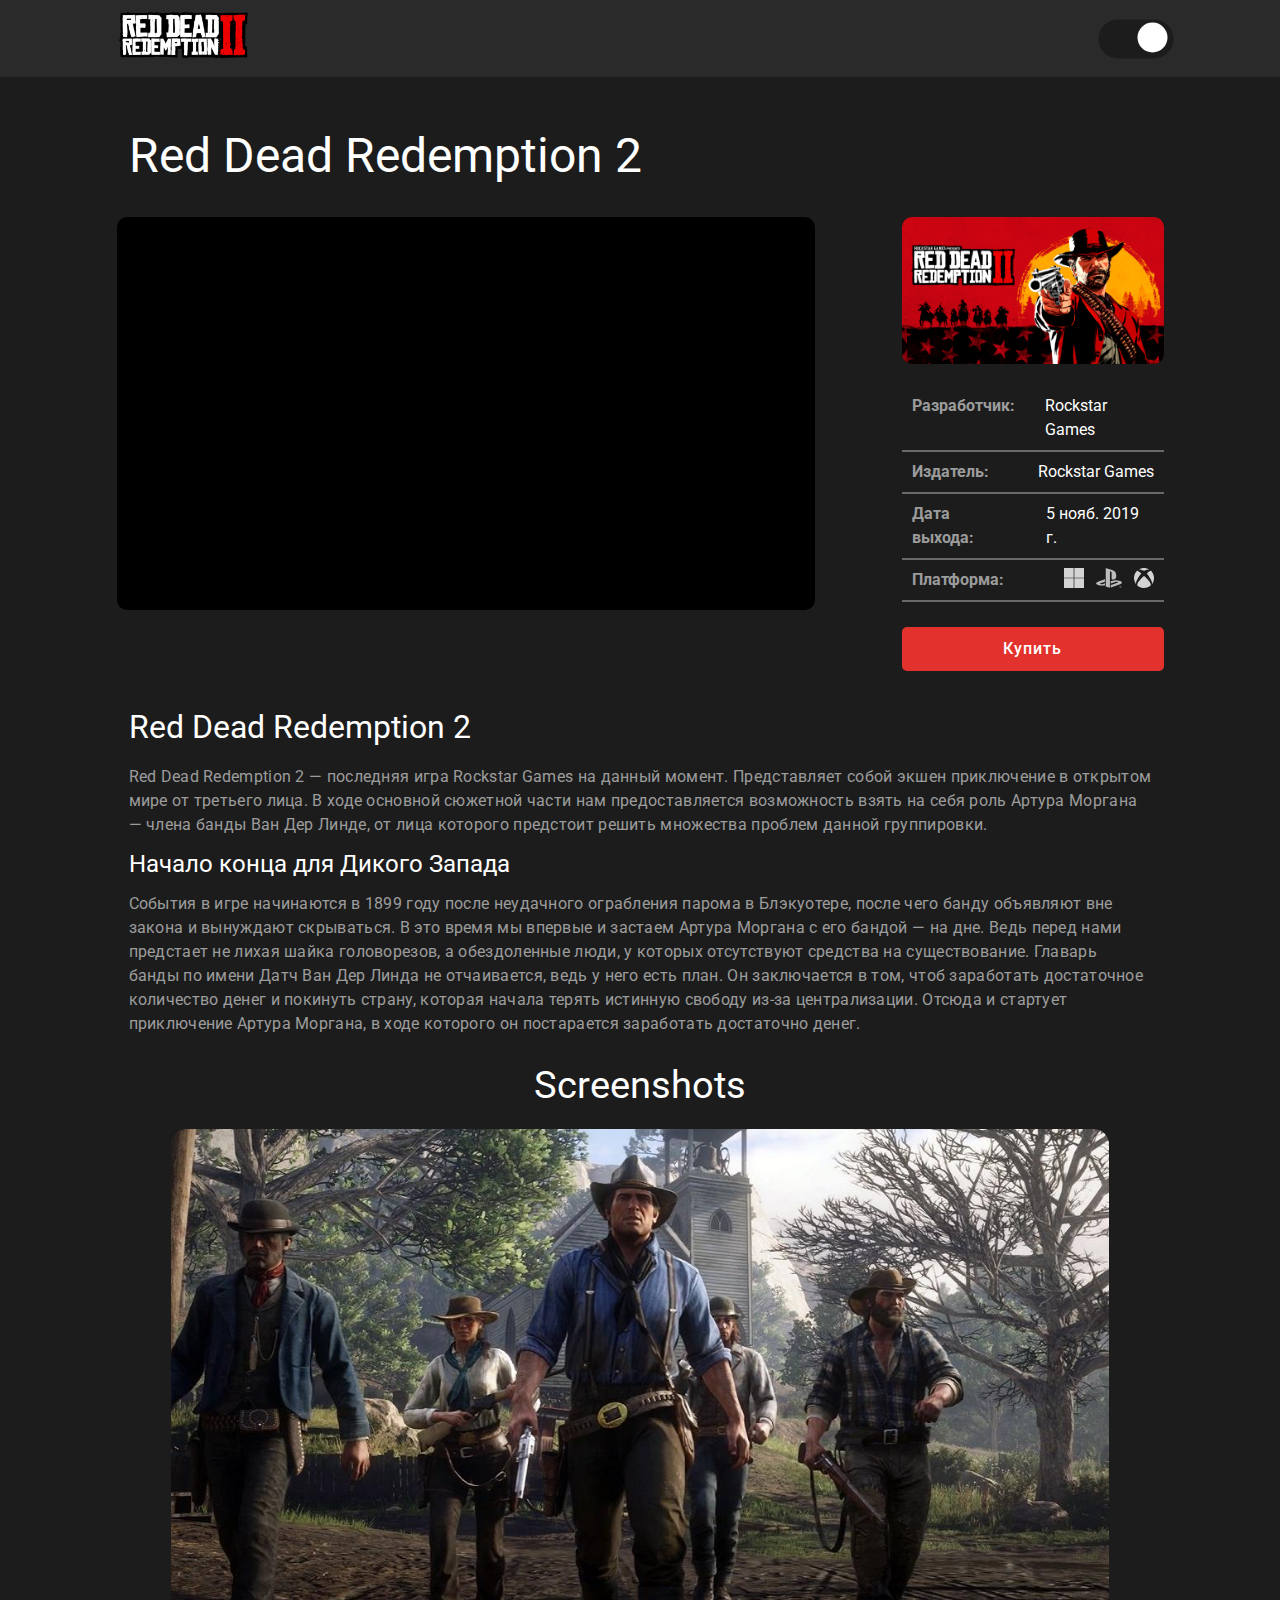
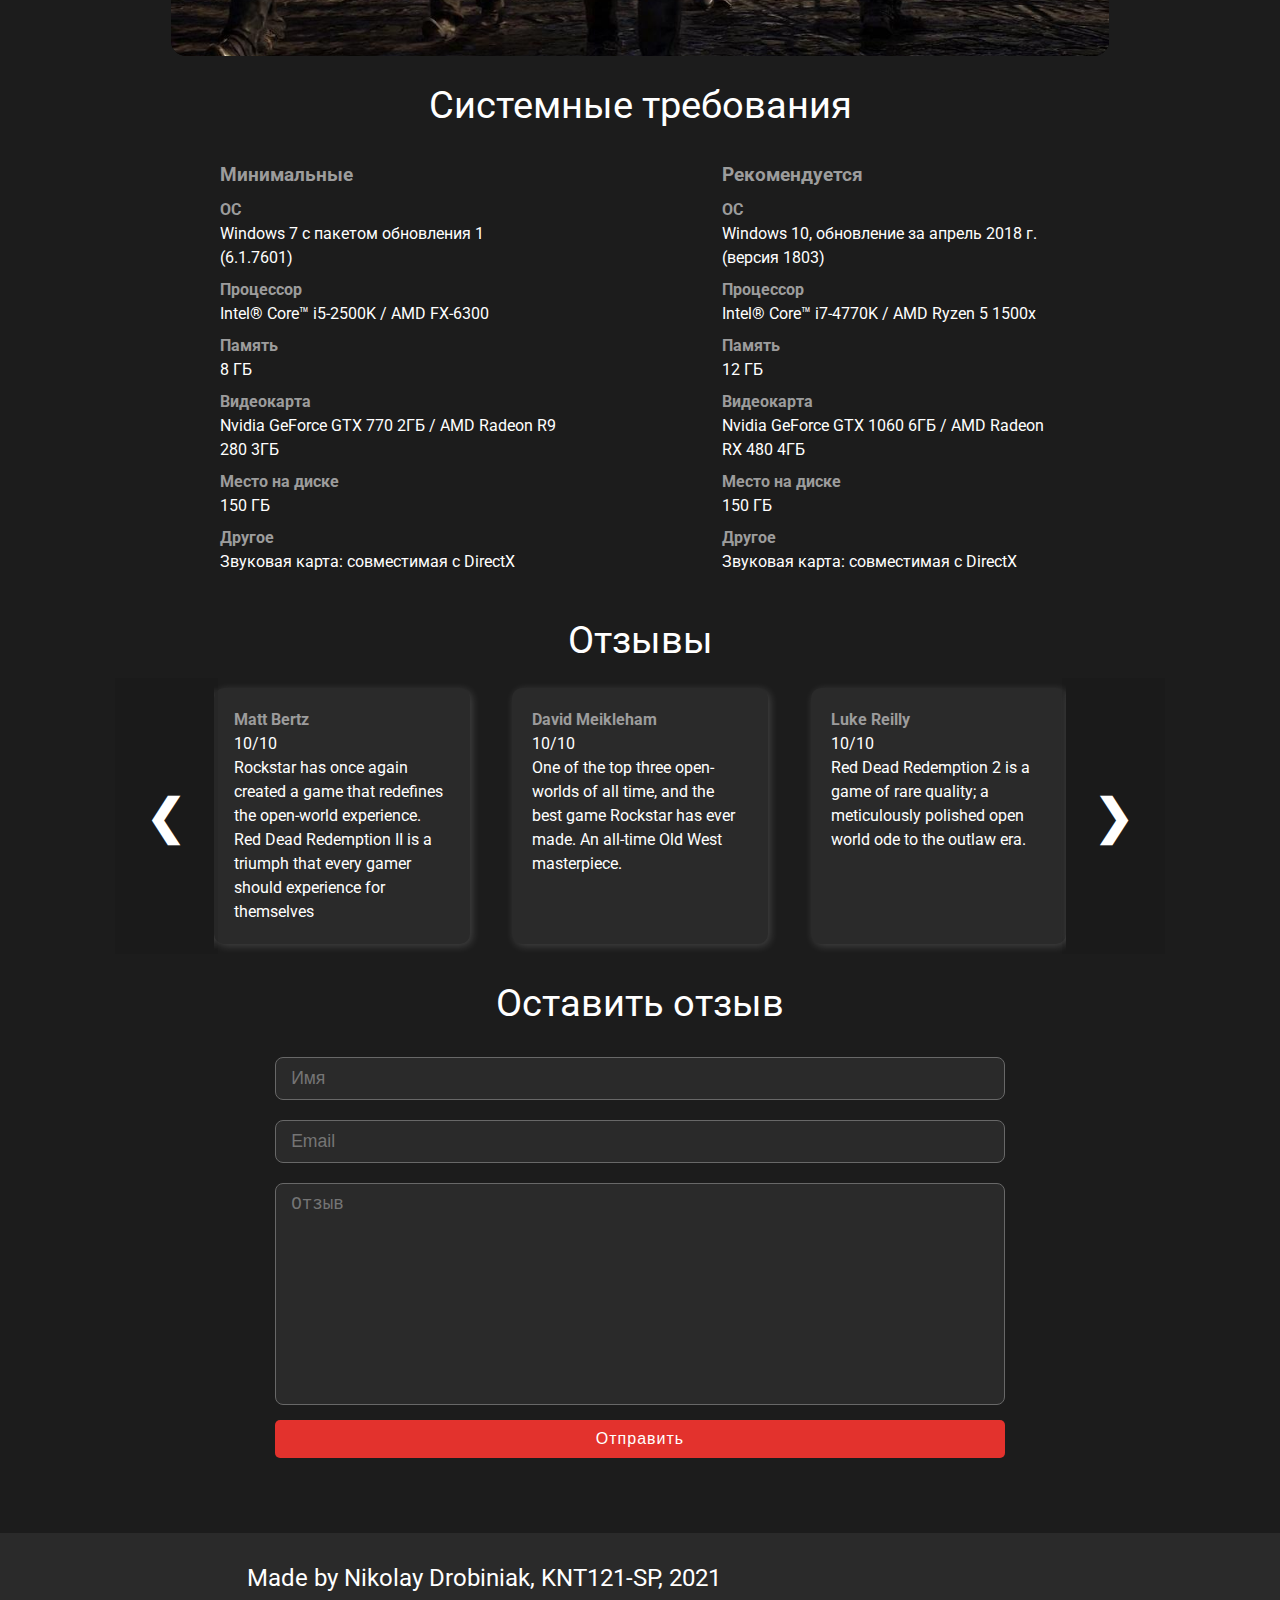
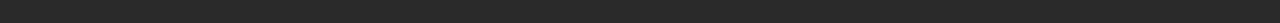
<file: index.html>
<!doctype html>
<html lang="en">
<head>
  <meta charset="UTF-8"/>
  <meta http-equiv="X-UA-Compatible" content="IE=edge"/>
  <meta name="viewport" content="width=device-width, initial-scale=1.0"/>
  <link rel="stylesheet" href="./assets/styles/css/reset.css"/>
  <link rel="stylesheet" href="https://cdnjs.cloudflare.com/ajax/libs/font-awesome/6.0.0-beta2/css/all.min.css"
        integrity="sha512-YWzhKL2whUzgiheMoBFwW8CKV4qpHQAEuvilg9FAn5VJUDwKZZxkJNuGM4XkWuk94WCrrwslk8yWNGmY1EduTA=="
        crossorigin="anonymous" referrerpolicy="no-referrer"/>
  <link rel="stylesheet" href="./assets/styles/css/bootstrap-grid.min.css"/>
  <link rel="stylesheet" href="./assets/styles/css/styles.min.css"/>
  <script defer src="./assets/js/utils.js"></script>
  <script defer src="./assets/js/Slider.js"></script>
  <script defer src="./assets/js/index.js"></script>
  <title>Red Dead Redemption 2</title>
</head>
<body class="dark">
<header class="main-header">
  <nav class="header-nav container-xxl col-10 d-flex align-items-center justify-content-between">
    <a href="#" class="header-logo-container col-2">
      <img
        src="./assets/images/logo.png"
        class="header-logo"
        alt="Red Dead Redemption 2"
      />
    </a>
    <!--ul class="navlist row">
      <li class="navlist-item col-auto d-flex align-items-center">
        <a href="#" class="navlist-link">Test</a>
      </li>
    </ul-->
    <div class="theme-switcher">
      <input type="checkbox" class="theme-switcher-checkbox" id="theme-switcher-checkbox">
      <label for="theme-switcher-checkbox" class="theme-switcher-label">
        <i class="fas fa-moon"></i>
        <i class='fas fa-sun'></i>
        <div class='theme-switcher-ball'></div>
      </label>
    </div>
  </nav>
</header>
<main
  class="main-container container d-flex flex-column align-items-center"
>
  <section class="col-11 col-md-12 col-lg-11">
    <h1 class="main-title">Red Dead Redemption 2</h1>
    <div
      class="content-wrapper row align-items-start justify-content-between"
    >
      <div class="rm-outer-wrapper review-video-outer col-12 col-md-7 col-xl-8">
        <div class="rm-inner-wrapper-16-9 review-video-inner">
          <video loop autoplay muted class="rm-media">
            <!--source
              src="https://media-cdn.epicgames.com/b429cadec26a4aaea81f97d63c2b6438/b429cadec26a4aaea81f97d63c2b6438-low.fmp4"
              type="video/mp4"
              media="all and (max-width: 480px)"
            />
            <source
              src="https://media-cdn.epicgames.com/b429cadec26a4aaea81f97d63c2b6438/b429cadec26a4aaea81f97d63c2b6438-medium.fmp4"
              type="video/mp4"
              media="all and (max-width: 720px)"
            />
            <source
              src="https://media-cdn.epicgames.com/b429cadec26a4aaea81f97d63c2b6438/b429cadec26a4aaea81f97d63c2b6438-high.fmp4"
              type="video/mp4"
            /-->
            <source
              src="https://media-cdn.epicgames.com/b429cadec26a4aaea81f97d63c2b6438/b429cadec26a4aaea81f97d63c2b6438-medium.fmp4"
              type="video/mp4"
            />
            <span data-component="Message"
            >Ваш браузер не поддерживает метку видео.</span
            >
          </video>
        </div>
      </div>
      <aside class="base-info-column d-flex flex-column col-12 col-md-4 col-xl-3">
        <div class="poster-container">
          <img class="" src="./assets/images/poster.jpg" alt="Poster"/>
        </div>
        <div class="general-info-container">
          <div class="info-row">
            <div class="info-row-title">Разработчик:</div>
            <div class="info-row-description">Rockstar Games</div>
          </div>
          <div class="info-row">
            <div class="info-row-title">Издатель:</div>
            <div class="info-row-description">Rockstar Games</div>
          </div>
          <div class="info-row">
            <div class="info-row-title">Дата выхода:</div>
            <div class="info-row-description">5 нояб. 2019 г.</div>
          </div>
          <div class="info-row">
            <div class="info-row-title">Платформа:</div>
            <div class="info-row-description info-row-icon-container">
              <img
                class="icon info-row-icon"
                src="./assets/images/icons/Windows_logo.svg"
                title="Windows"
                alt="Windows"
              />
              <img
                class="icon info-row-icon"
                src="./assets/images/icons/PlayStation_logo.svg"
                title="Play Station"
                alt="Play Station"
              />
              <img
                class="icon info-row-icon"
                src="./assets/images/icons/Xbox_Logo.svg"
                title="XBox"
                alt="XBox"
              />
            </div>
          </div>
        </div>
        <a href="https://store.steampowered.com/app/1174180/Red_Dead_Redemption_2/" class="button get-now-button"
           target="_blank">Купить
        </a>
      </aside>
    </div>
  </section>
  <section class="short-info col-12 col-lg-11">
    <h2 class="short-info-headline">Red Dead Redemption 2</h2>
    <p class="short-info-description">
      Red Dead Redemption 2 — последняя игра Rockstar Games на данный
      момент. Представляет собой экшен приключение в открытом мире от
      третьего лица. В ходе основной сюжетной части нам предоставляется
      возможность взять на себя роль Артура Моргана — члена банды Ван Дер
      Линде, от лица которого предстоит решить множества проблем данной
      группировки.
    </p>
    <h3 class="short-info-headline">Начало конца для Дикого Запада</h3>
    <p class="short-info-description">
      События в игре начинаются в 1899 году после неудачного ограбления
      парома в Блэкуотере, после чего банду объявляют вне закона и вынуждают
      скрываться. В это время мы впервые и застаем Артура Моргана с его
      бандой — на дне. Ведь перед нами предстает не лихая шайка головорезов,
      а обездоленные люди, у которых отсутствуют средства на существование.
      Главарь банды по имени Датч Ван Дер Линда не отчаивается, ведь у него
      есть план. Он заключается в том, чтоб заработать достаточное
      количество денег и покинуть страну, которая начала терять истинную
      свободу из-за централизации. Отсюда и стартует приключение Артура
      Моргана, в ходе которого он постарается заработать достаточно денег.
    </p>
  </section>
  <section class="col-11 col-md-12 col-lg-11 d-flex flex-column align-items-center info-section">
    <h2 class="section-title">Screenshots</h2>
    <div class="rm-outer-wrapper slider-outer col-12 col-md-11">
      <div class="rm-inner-wrapper-16-9">
        <div class="slider-container images-slider-container rm-media"></div>
      </div>
    </div>
  </section>
  <section class="col-11 col-md-12 col-lg-11 d-flex flex-column align-items-center info-section">
    <h2 class="section-title">Системные требования</h2>
    <div class="system-requirements-container row justify-content-between">
      <article class="system-requirements-column col-12 col-md-5">
        <h3>Минимальные</h3>
        <div class="system-requirements-property">
          <h4>ОС</h4>
          <p>Windows 7 с пакетом обновления 1 (6.1.7601)</p>
        </div>
        <div class="system-requirements-property">
          <h4>Процессор</h4>
          <p>Intel® Core™ i5-2500K / AMD FX-6300</p>
        </div>
        <div class="system-requirements-property">
          <h4>Память</h4>
          <p>8 ГБ</p>
        </div>
        <div class="system-requirements-property">
          <h4>Видеокарта</h4>
          <p>Nvidia GeForce GTX 770 2ГБ / AMD Radeon R9 280 3ГБ</p>
        </div>
        <div class="system-requirements-property">
          <h4>Место на диске</h4>
          <p>150 ГБ</p>
        </div>
        <div class="system-requirements-property">
          <h4>Другое</h4>
          <p>Звуковая карта: совместимая с DirectX</p>
        </div>
      </article>
      <article class="system-requirements-column col-12 col-md-5">
        <h3>Рекомендуется</h3>
        <div class="system-requirements-property">
          <h4>ОС</h4>
          <p>Windows 10, обновление за апрель 2018 г. (версия 1803)</p>
        </div>
        <div class="system-requirements-property">
          <h4>Процессор</h4>
          <p>Intel® Core™ i7-4770K / AMD Ryzen 5 1500x</p>
        </div>
        <div class="system-requirements-property">
          <h4>Память</h4>
          <p>12 ГБ</p>
        </div>
        <div class="system-requirements-property">
          <h4>Видеокарта</h4>
          <p>Nvidia GeForce GTX 1060 6ГБ / AMD Radeon RX 480 4ГБ</p>
        </div>
        <div class="system-requirements-property">
          <h4>Место на диске</h4>
          <p>150 ГБ</p>
        </div>
        <div class="system-requirements-property">
          <h4>Другое</h4>
          <p>Звуковая карта: совместимая с DirectX</p>
        </div>
      </article>
    </div>
  </section>
  <section class="col-11 col-md-12 col-lg-11 d-flex flex-column align-items-center info-section">
    <h2 class="section-title">Отзывы</h2>
    <div class="reviews-container col-10">
    </div>
  </section>

  <section class="col-11 col-md-12 col-lg-11 d-flex flex-column align-items-center info-section">
    <h2 class="section-title">Оставить отзыв</h2>
    <form action="#" class="make-review-form">
      <input class="form-text-input" type="text" placeholder="Имя" required>
      <input class="form-text-input" type="email" placeholder="Email" required>
      <textarea class="form-text-input" rows="10" placeholder="Отзыв" required></textarea>
      <button type="submit" class="button form-submit-button">Отправить</button>
    </form>
  </section>


</main>
<footer class="footer">
  <div>Made by Nikolay Drobiniak, KNT121-SP, 2021</div>
  <div class="social-media">
    <a href="https://www.linkedin.com/in/nikolay-drobiniak-6a744110b/" target="_blank">
      <i class="fa-brands fa-linkedin"></i>
    </a>
    <a href="https://t.me/artymatix" target="_blank">
      <i class="fa-brands fa-telegram"></i>
    </a>
    <a href="https://instagram.com/npocmo.niko/" target="_blank">
      <i class="fa-brands fa-instagram-square"></i>
    </a>
    <a href="mailto:ndrobiniak@gmail.com" target="_blank">
      <i class="fa-solid fa-envelope"></i>
    </a>

  </div>
</footer>
</body>
</html>
</file>
<file: assets/styles/css/styles.min.css>
@import"https://fonts.googleapis.com/css2?family=Cuprum:ital,wght@0,400;0,500;0,600;0,700;1,400;1,500;1,600;1,700&display=swap";@import"https://fonts.googleapis.com/css2?family=Roboto:ital,wght@0,100;0,300;0,400;0,500;0,700;0,900;1,100;1,300;1,400;1,500;1,700;1,900&display=swap";.dark{--global-font-color: #FFF;--global-icons-color: invert(97%) sepia(0%) saturate(1034%) hue-rotate(143deg) brightness(90%) contrast(88%);--secondary-font-color: #9C9C9C;--secondary-lighter-font-color: #bdbdbd;--delimiter-border-color: #686868;--bg-color: #1C1C1C;--bg-secondary-color: #2a2a2a;--rm-bg-color-values: 0, 0, 0;--rm-bg-color: rgb(var(--rm-bg-color-values));--btn-bg-color: rgb(227, 50, 45);--btn-hover-bg-color: rgb(196, 65, 62);--btn-font-color: #FFF;--block-shadow-color: rgba(227, 227, 227, 0.2);--change-theme-icon: #fac800}.light{--global-font-color: #000;--global-icons-color: invert(62%) sepia(18%) saturate(0%) hue-rotate(302deg) brightness(96%) contrast(90%);--secondary-font-color: #636363;--secondary-lighter-font-color: #b8b8b8;--delimiter-border-color: #adadad;--bg-color: #d7d1c9;--bg-secondary-color: #e3e3e3;--rm-bg-color-values: 255, 255, 255;--rm-bg-color: rgb(var(--rm-bg-color-values));--btn-bg-color: rgb(227, 50, 45);--btn-hover-bg-color: rgb(227, 50, 45);--btn-font-color: #FFF;--block-shadow-color: rgba(101, 101, 101, 0.2);--change-theme-icon: #d0a100}.rm-outer-wrapper{min-width:25%;background-color:var(--rm-bg-color);padding:0}.rm-inner-wrapper,.rm-inner-wrapper-16-9,.rm-inner-wrapper-21-9{position:relative}.rm-inner-wrapper,.rm-inner-wrapper-16-9{padding-top:56.25%}.rm-inner-wrapper-21-9{padding-top:42.8571428571%}.rm-media{position:absolute;width:100%;height:100%;top:0;left:0;right:0;object-fit:contain}.slider-container{display:flex}.slide{width:100%;min-width:100%;animation:.6s cubic-bezier(0.645, 0.045, 0.355, 1) 0s left;animation-fill-mode:forwards;object-fit:cover}.slides{display:flex;overflow:hidden}.prev-slide{margin-left:-100%}.controls{position:absolute;z-index:1;left:0;right:0;top:0;bottom:0;display:flex;align-items:stretch;justify-content:space-between;transition:opacity .3s}.control-btn{padding:0 3%;color:var(--global-font-color);font-size:3rem;font-weight:bold;background:rgba(var(--rm-bg-color-values), 0.05);border:none;outline:none;cursor:pointer;transition:background .2s}.control-btn:hover{background:rgba(var(--rm-bg-color-values), 0.3)}.leftNext{animation-name:leftNext}.rightPrev{animation-name:rightPrev}@keyframes rightPrev{0%{margin-left:-100%}100%{margin-left:0}}@keyframes leftNext{0%{margin-left:-100%}100%{margin-left:-200%}}.slider-outer{border-radius:15px;overflow:hidden;margin-top:15px}*,*::after,*::before{box-sizing:border-box;scroll-behavior:smooth;transition:background-color .6s,color .05s}html{font-size:16px}@media screen and (max-width: 992px){html{font-size:14px}}@media screen and (max-width: 767px){html{font-size:12px}}body{font-family:"Roboto",sans-serif;line-height:1.5;background-color:var(--bg-color);color:var(--global-font-color)}.main-header{width:100%;background-color:var(--bg-secondary-color);padding:10px 0;position:fixed;top:0;z-index:99999}.header{box-shadow:0 4px 6px 2px 0 var(--block-shadow-color)}.header-logo-container{display:block;user-select:none}.header-logo{height:50px}.navlist-link{color:var(--global-font-color);text-decoration:none;font-size:25px}.main-container{margin-top:120px}.review-video-outer{overflow:hidden;border-radius:10px}.review-video-inner{transform:scale(1.255)}.button{padding:10px 50px;border:none;border-radius:5px;color:var(--btn-font-color);background-color:var(--btn-bg-color);font-weight:500;font-size:16px;letter-spacing:1px;text-align:center;text-transform:capitalize;text-decoration:none;user-select:none;cursor:pointer;transition:background-color .3s}.button:hover{background-color:var(--btn-hover-bg-color)}.short-info{margin-top:20px}.short-info-headline{color:var(--global-font-color);font-size:1.5rem;line-height:2.3}h2.short-info-headline{font-size:2rem}.short-info-description{color:var(--secondary-font-color);letter-spacing:.3px;line-height:1.5}.general-info-container{margin-top:15px}.info-row{width:100%;display:flex;justify-content:space-between;border-bottom:2px solid var(--delimiter-border-color);padding:8px 10px}.info-row>*+*{margin-left:30px}.info-row-title{font-weight:bold;color:var(--secondary-font-color)}.info-row-icon-container{display:flex;justify-content:space-evenly}.info-row-icon{height:20px;object-fit:contain;user-select:none}.info-row-icon+.info-row-icon{padding-left:12px}.icon{filter:var(--global-icons-color)}.main-title{font-size:3rem;font-weight:400}.info-section{margin-top:20px}.section-title{font-size:2.4rem;font-weight:400;text-align:center}.content-wrapper{margin-top:25px}.base-info-column{position:relative;padding:0}@media screen and (max-width: 767px){.base-info-column{margin-top:25px}}@media screen and (max-width: 767px){.poster-container{display:none}}.poster-container>img{width:100%;object-fit:contain;border-radius:10px}.get-now-button{margin-top:25px}.system-requirements-container{margin-top:10px}.system-requirements-column{padding:17px 10px}.system-requirements-column>h3{color:var(--secondary-font-color);font-weight:bold;font-size:1.2rem}@media screen and (max-width: 767px){.system-requirements-column{font-size:1.1rem}.system-requirements-column>h3{font-size:1.3rem}}.system-requirements-property{margin-top:8px}.system-requirements-property>h4{color:var(--secondary-font-color);font-weight:bold}.reviews-container{margin-top:10px;position:relative}.review-card{flex-basis:30%;background-color:var(--bg-secondary-color);padding:20px;border-radius:10px;box-shadow:2px 2px 8px 0 var(--block-shadow-color)}.review-card-header>p{color:var(--secondary-font-color);font-weight:bold}.review-segment{display:flex;justify-content:space-between;width:100%;padding:10px 0}@media screen and (max-width: 768px){.review-segment{flex-direction:column}.review-segment>.review-card+.review-card{margin-top:20px}}.review-controls{position:absolute;z-index:1;left:calc(-1*(6% + 3rem));right:calc(-1*(6% + 3rem));top:0;bottom:0;display:flex;align-items:stretch;justify-content:space-between;transition:opacity .3s}.make-review-form{display:flex;flex-direction:column;align-items:center;width:100%;padding:25px}.form-text-input{padding:10px 15px;width:75%;min-width:250px;max-width:75%;border-radius:8px;background-color:var(--bg-secondary-color);border:1px solid var(--delimiter-border-color);font-size:1.1rem;color:var(--secondary-font-color);resize:none}.form-text-input:focus{border:1px solid var(--secondary-font-color)}.form-text-input+.form-text-input{margin-top:20px}.form-submit-button{width:75%;padding:10px 15px;margin-top:15px;min-width:250px}.footer{display:flex;flex-wrap:wrap;justify-content:space-evenly;align-items:center;width:100%;margin-top:50px;padding:15px 0;background-color:var(--bg-secondary-color);font-size:1.5rem}.social-media{font-size:2.5rem}.social-media>a{color:var(--global-icons-color);padding:0 8px;outline:none;text-decoration:none}.theme-switcher{display:flex;align-items:center;justify-content:space-between}.theme-switcher-checkbox{opacity:0;position:absolute}.theme-switcher-label{width:50px;height:26px;background-color:var(--bg-color);display:flex;border-radius:50px;align-items:center;justify-content:space-between;padding:5px;position:relative;transform:scale(1.5)}.theme-switcher-ball{width:20px;height:20px;background-color:#fff;position:absolute;top:2px;left:2px;border-radius:50%;transition:transform .2s linear}.theme-switcher-checkbox:checked+.theme-switcher-label .theme-switcher-ball{transform:translateX(24px)}.fa-moon{color:var(--change-theme-icon)}.fa-sun{color:var(--change-theme-icon)}/*# sourceMappingURL=styles.min.css.map */
</file>
